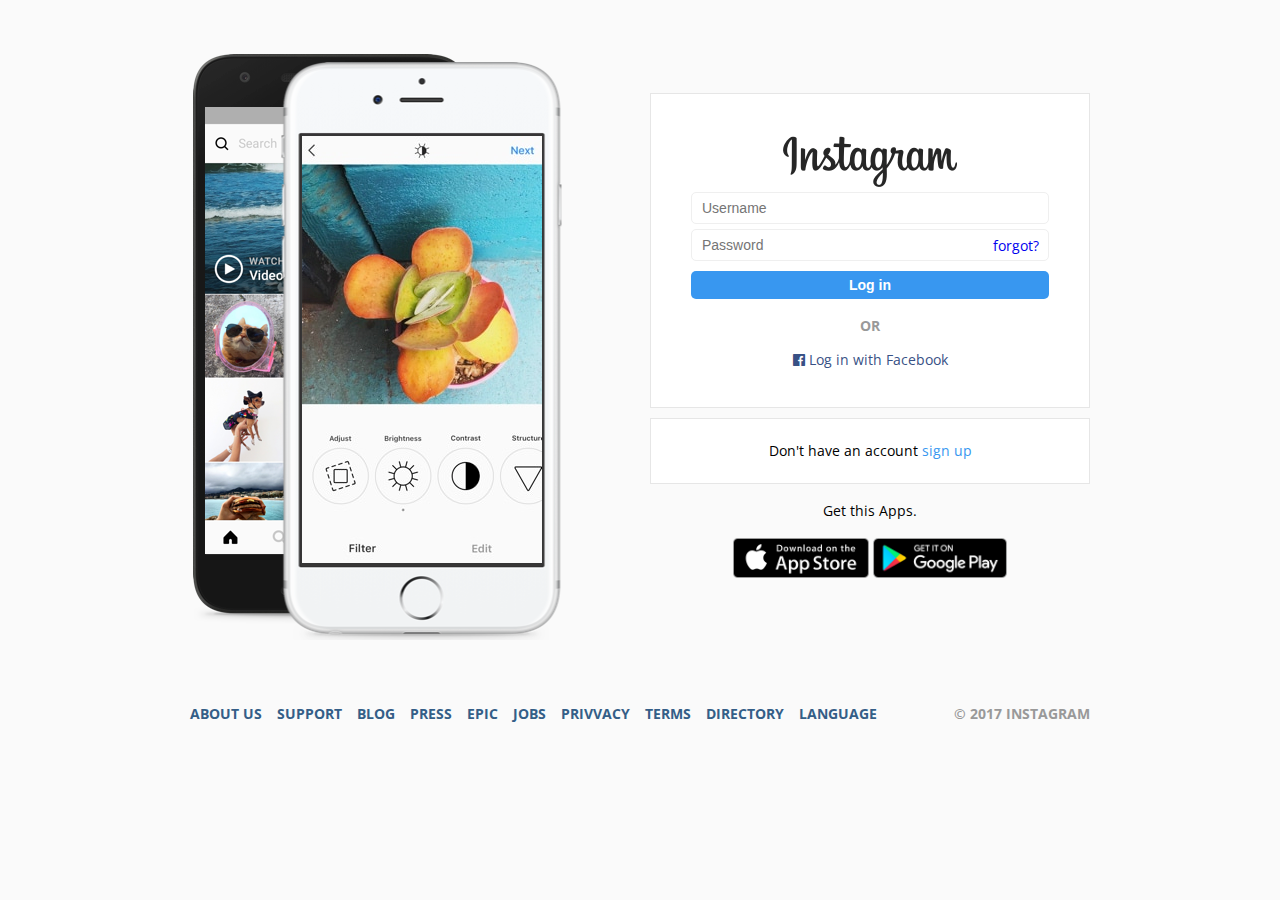
<file: index.html>
<!DOCTYPE html>
<html>
	<head>
		<title>Login | Instaclone</title>
		<meta charset="UTF-8">
		<meta discription="Instaclone login page">
		<link rel="stylesheet" href="https://maxcdn.bootstrapcdn.com/font-awesome/4.7.0/css/font-awesome.min.css">
		<link rel="stylesheet" href="css/style.css">
		<link rel="shortcut icon" href="images/favicon.ico" type="image/x-icon">
		<meta name="viewport" content="width=device-width, user-scalable=no, initial-scale=1.0, maximum-scale=1.0, minimum-scale=1.0">
	</head>
	<body>
		<main class="login">
			<div id="phone-image">
				<img 
					src="images/phoneImage.png"
					alt="Phone Image"
					title="Phone Image"
					class="login__logo"
				/>
			</div>
			<section id="login">
				<div class="login__box login__box--form">
					<img 
						src="images/logoLogin.png"
						alt="Logo Login"
						title="Logo Login"
					/>
					<form action="feed.html" method="GET">
						<input 
							type="text"
							name="username"
							placeholder="Username"
							required
							class="login__input" 
						>
						<div class="login__form-box">
							<input					
								type="password"
								name="password"
								placeholder="Password"
								required
								class="login__input">
							<a href="#">forgot?</a>
						</div>
						<input type="submit" value="Log in">
					</form>
					<span class="login__form-divider">or</span>
                    <a id="login__fb-link" href="#">
                    	<i class="fa fa-facebook-official" aria-hidden="true"></i>
						Log in with Facebook
					</a>
				</div>

				<div class="login__box--account">
					<span class="login__text">
						Don't have an account
					</span>
					<a href="#" class="login__link">sign up</a>
				</div>
				<div class="login__box login__box--transparent">
					<sapn class="login__text">
						Get this Apps.
					</sapn>
					<div class="login__appstores">
						<img src="images/ios.png" style="cursor:pointer;" alt="Ios" title="Ios">
						<img src="images/android.png" style="cursor:pointer;" alt="Android" title="Android">
					</div>
				</div>
			</section>
		</main>
			<footer>
				<ul class="footer__list">
					<li class="footer__item"><a href="#" class="footer__link">about us</a></li>
					<li class="footer__item"><a href="#" class="footer__link">Support</a></li>
					<li class="footer__item"><a href="#" class="footer__link">Blog</a></li>
					<li class="footer__item"><a href="#" class="footer__link">Press</a></li>
					<li class="footer__item"><a href="#" class="footer__link">Epic</a></li>
					<li class="footer__item"><a href="#" class="footer__link">Jobs</a></li>
					<li class="footer__item"><a href="#" class="footer__link">Privvacy</a></li>
					<li class="footer__item"><a href="#" class="footer__link">Terms</a></li>
					<li class="footer__item"><a href="#" class="footer__link">Directory</a></li>
					<li class="footer__item"><a href="#" class="footer__link">Language</a></li>
				</ul>
			<span class="footer__copyright">© 2017 Instagram</span>
			</footer>
			<script
  src="https://code.jquery.com/jquery-3.2.1.min.js"
  integrity="sha256-hwg4gsxgFZhOsEEamdOYGBf13FyQuiTwlAQgxVSNgt4="
  crossorigin="anonymous"></script>
			<script src="js/app.js"></script>
	</body>
</html>
</file>
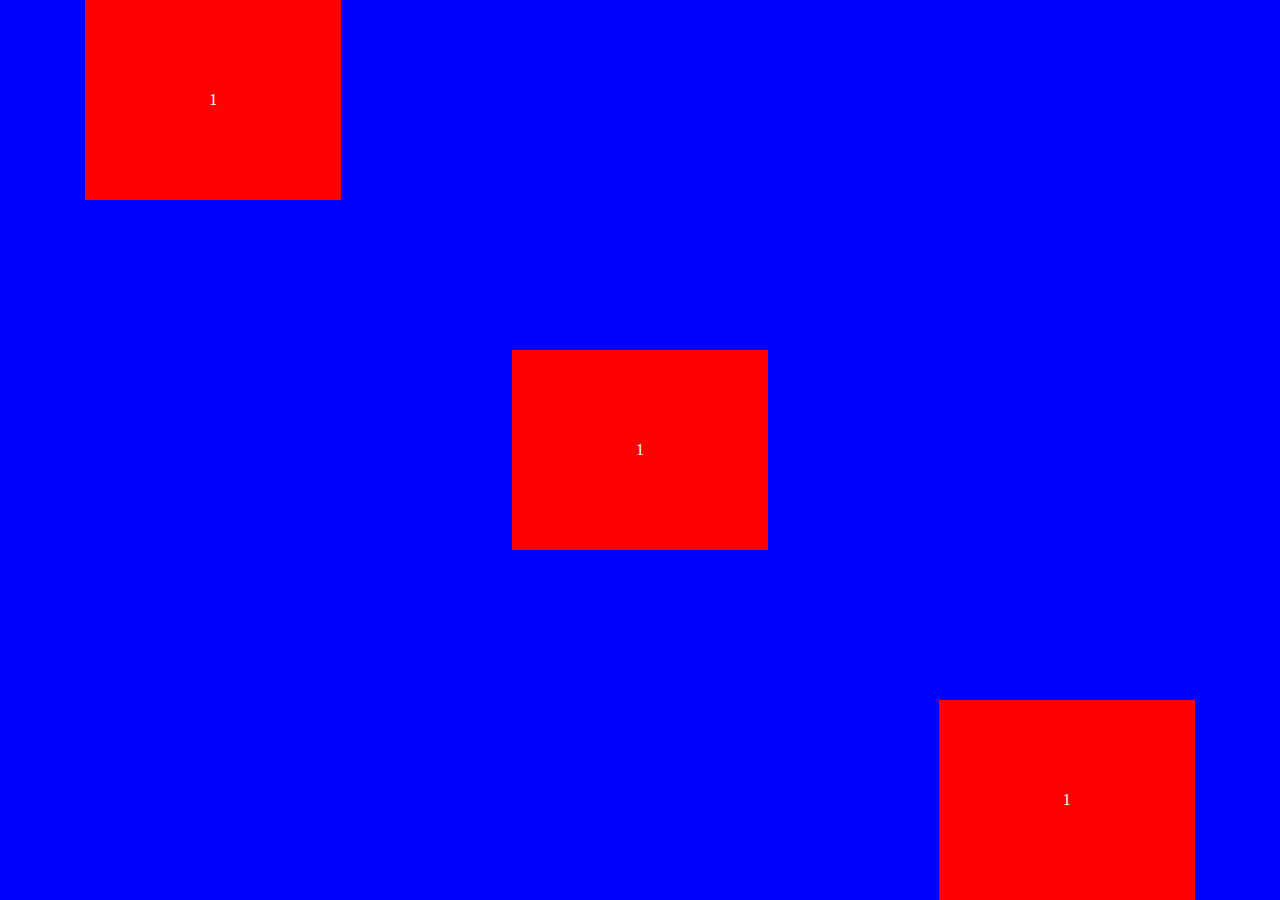
<file: css practice.html>
<!DOCTYPE html>
<html lang="en">
<head>
	<meta charset="UTF-8">
	<title>Document</title>
	<style>
		html,
		body {
			height:100%;
		}
		body {
			margin:0;
		}
		.father {
			height:100%;
			width:100%;
			background-color: blue;
			justify-content: space-around;
			display: flex;
			align-items: center;
		}
		.child {
			width:20%;
			height:200px;
			background-color: red;
			color:white;
			display: flex;
			justify-content: center;
			align-items: center;
		}
		#one {
			align-self: flex-start;
		}
		#three {
			align-self: flex-end;
		}
	</style>

</head>
<body>
	<div class="father">
		<div class="child" id="one">
			<span>1</span>
		</div>
		<div class="child" id="two">
			<span>1</span>
		</div>
		<div class="child" id="three">
			<span>1</span>
		</div>

	</div>
</body>
</html>
</file>
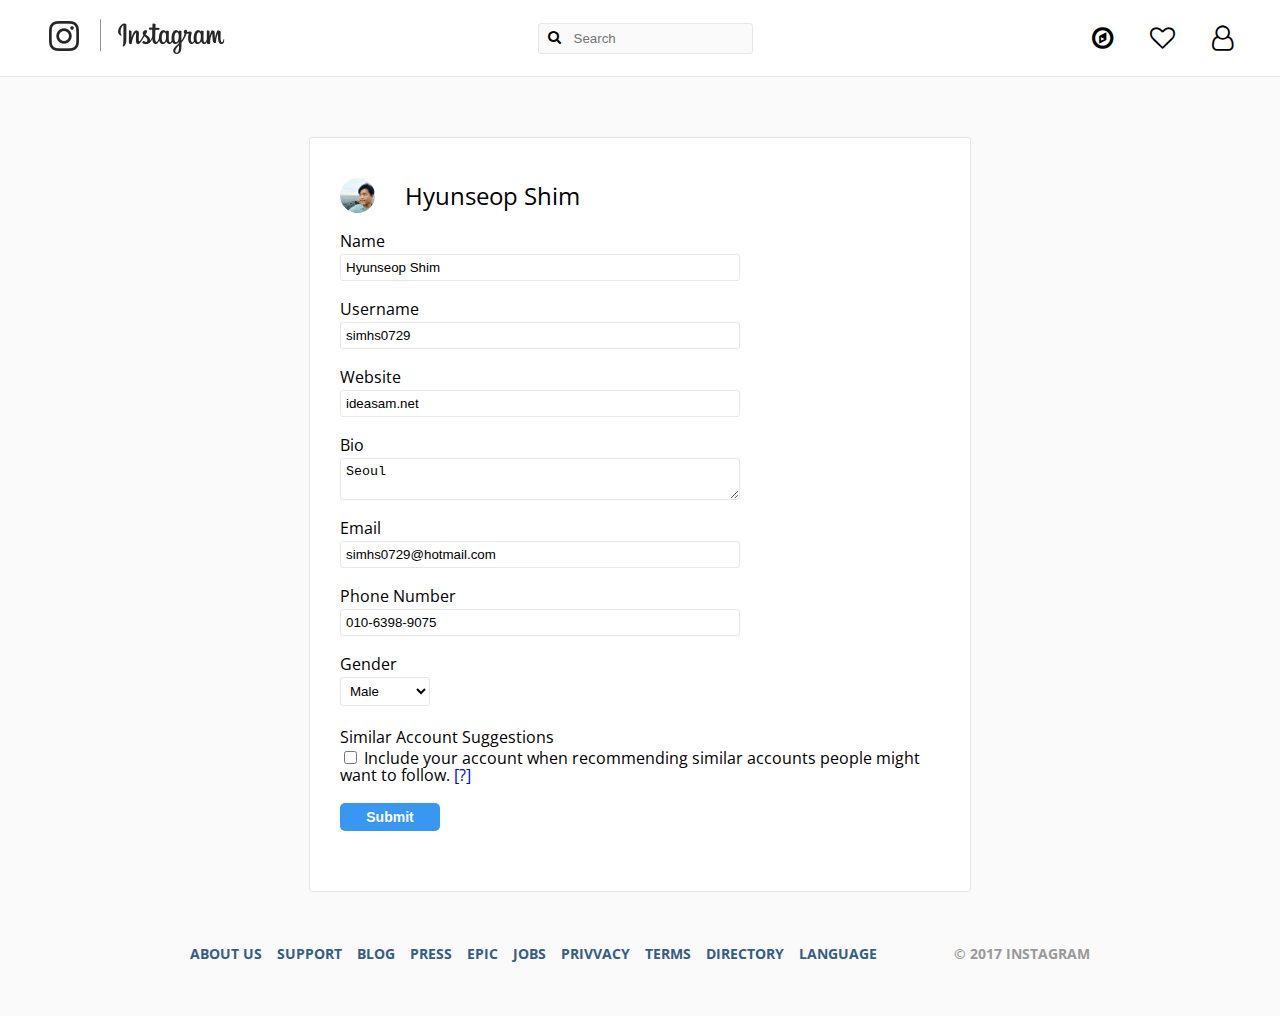
<file: edit-profile.html>
<!DOCTYPE html>
<html>
	<head>
		<title>Profile | Instaclone</title>
		<meta charset="UTF-8">
		<meta discription="Instaclone login page">
		<link rel="stylesheet" href="https://maxcdn.bootstrapcdn.com/font-awesome/4.7.0/css/font-awesome.min.css">
		<link rel="stylesheet" href="css/style.css">
		<link rel="shortcut icon" href="images/favicon.ico" type="image/x-icon">
        <meta name="viewport" content="width=device-width, user-scalable=no, initial-scale=1.0, maximum-scale=1.0, minimum-scale=1.0">
	</head>
	<body>
		<nav class="navigation">
			<div class="navigation__column">
				<a href="feed.html">
					<img src="images/logo.png" />
				</a>
			</div>
			<div class="navigation__column">
				<i class="fa fa-search"></i>
                <input type="text" placeholder="Search">
			</div>
			<div class="navigation__column">
				<a href="explore.html" class="navigation__link"> 
				<i class="fa fa-compass"></i>
				</a>
				<a href="#" class="navigation__link"> 
                <i class="fa fa-heart-o"></i>
				</a>
				<a href="profile.html" class="navigation__link"> 
                <i class="fa fa-user-o"></i>
				</a>
			</div>
		</nav>
        <main class="edit-profile">
            <div class="edit-profile__row1">
                <img src="images/avatar.jpg" alt="" class="edit-profile__avatar">
                <h2 class="edit-profile__username">Hyunseop Shim</h2>
            </div>
            <form>
                <div class="edit-profile__row">
                    <label for="name">Name</label>
                    <input class="edit-profile__row-input" type="text" id="name" value="Hyunseop Shim">
                </div>
                <div class="edit-profile__row">
                    <label for="username">Username</label>
                    <input class="edit-profile__row-input" type="text" id="username" value="simhs0729">
                </div>
                <div class="edit-profile__row">
                    <label for="website">Website</label>
                    <input class="edit-profile__row-input" type="text" id="website" value="ideasam.net">
                </div>
                <div class="edit-profile__row">
                    <label for="bio">Bio</label>
                    <textarea class="edit-profile__row-textarea" id="bio">Seoul</textarea>
                </div>
                <div class="edit-profile__row">
                    <label for="email">Email</label>
                    <input class="edit-profile__row-input" type="email" id="email" value="simhs0729@hotmail.com">
                </div>
                <div class="edit-profile__row">
                    <label for="phone">Phone Number</label>
                    <input class="edit-profile__row-input" type="email" id="phone" value="010-6398-9075">
                </div>
                <div class="edit-profile__row">
                    <label for="gender">Gender</label>
                    <select class="edit-profile__row-select" id="gender">
                        <option value="male">Male</option>
                        <option value="female">Female</option>
                        <option value="not">Whatever</option>
                    </select>
                </div>
                <div class="edit-profile__row">
                    <span class="edit-profile__row-checkbox">Similar Account Suggestions</span>
                    <input type="checkbox" id="similar">
                    <label for="similar">Include your account when recommending similar accounts people might want to follow. <a href="#">[?]</a></label>
                </div>
                <div class="edit-profile__row">
                    <label></label>
                    <input class="edit-profile__row-btn" type="submit" value="Submit">
                </div>
            </form>
		</main>
		</nav>
			<footer>
				<ul class="footer__list">
					<li class="footer__item"><a href="#" class="footer__link">about us</a></li>
					<li class="footer__item"><a href="#" class="footer__link">Support</a></li>
					<li class="footer__item"><a href="#" class="footer__link">Blog</a></li>
					<li class="footer__item"><a href="#" class="footer__link">Press</a></li>
					<li class="footer__item"><a href="#" class="footer__link">Epic</a></li>
					<li class="footer__item"><a href="#" class="footer__link">Jobs</a></li>
					<li class="footer__item"><a href="#" class="footer__link">Privvacy</a></li>
					<li class="footer__item"><a href="#" class="footer__link">Terms</a></li>
					<li class="footer__item"><a href="#" class="footer__link">Directory</a></li>
					<li class="footer__item"><a href="#" class="footer__link">Language</a></li>
				</ul>
			<span class="footer__copyright">© 2017 Instagram</span>
			</footer>
                        <script
  src="https://code.jquery.com/jquery-3.2.1.min.js"
  integrity="sha256-hwg4gsxgFZhOsEEamdOYGBf13FyQuiTwlAQgxVSNgt4="
  crossorigin="anonymous"></script>
	</body>
</html>
</file>
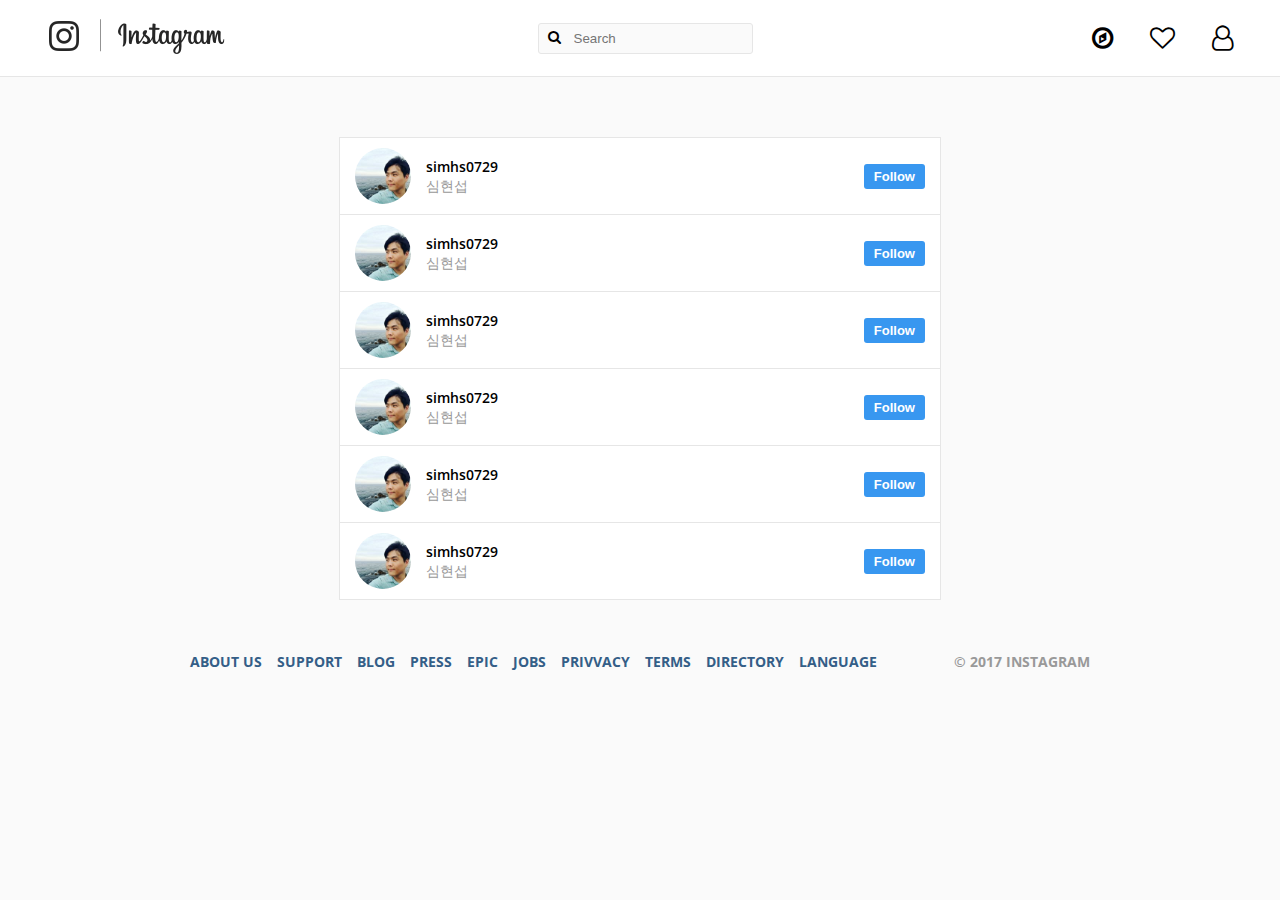
<file: explore.html>
<!DOCTYPE html>
<html>
	<head>
		<title>Explore | Instaclone</title>
		<meta charset="UTF-8">
		<meta discription="Instaclone login page">
		<link rel="stylesheet" href="https://maxcdn.bootstrapcdn.com/font-awesome/4.7.0/css/font-awesome.min.css">
		<link rel="stylesheet" href="css/style.css">
		<link rel="stylesheet" href="css/mobile-profile.css">
		<link rel="shortcut icon" href="images/favicon.ico" type="image/x-icon">
		<meta name="viewport" content="width=device-width, user-scalable=no, initial-scale=1.0, maximum-scale=1.0, minimum-scale=1.0">
	</head>
	<body>
		<nav class="navigation">
			<div class="navigation__column">
				<a href="feed.html">
					<img src="images/logo.png" />
				</a>
			</div>
			<div class="navigation__column">
				<i class="fa fa-search"></i>
                <input type="text" placeholder="Search">
			</div>
			<div class="navigation__column">
				<a href="explore.html" class="navigation__link"> 
				<i class="fa fa-compass"></i>
				</a>
				<a href="#" class="navigation__link"> 
                <i class="fa fa-heart-o"></i>
				</a>
				<a href="profile.html" class="navigation__link"> 
                <i class="fa fa-user-o"></i>
				</a>
			</div>
		</nav>
		<main class="explore">
			<ul class="people__list">
				<li class="people__user">
					<img src="images/avatar.jpg" class="people__avatar">
					<div class="people__name">
						<span class="people__username">simhs0729</span>
						<span class="people__full-name">심현섭</span>
					</div>
					<button class="people__btn">Follow</button>
				</li>
				<li class="people__user">
					<img src="images/avatar.jpg" class="people__avatar">
					<div class="people__name">
						<span class="people__username">simhs0729</span>
						<span class="people__full-name">심현섭</span>
					</div>
					<button class="people__btn">Follow</button>
				</li>
				<li class="people__user">
					<img src="images/avatar.jpg" class="people__avatar">
					<div class="people__name">
						<span class="people__username">simhs0729</span>
						<span class="people__full-name">심현섭</span>
					</div>
					<button class="people__btn">Follow</button>
				</li>
				<li class="people__user">
					<img src="images/avatar.jpg" class="people__avatar">
					<div class="people__name">
						<span class="people__username">simhs0729</span>
						<span class="people__full-name">심현섭</span>
					</div>
					<button class="people__btn">Follow</button>
				</li>
				<li class="people__user">
					<img src="images/avatar.jpg" class="people__avatar">
					<div class="people__name">
						<span class="people__username">simhs0729</span>
						<span class="people__full-name">심현섭</span>
					</div>
					<button class="people__btn">Follow</button>
				</li>
				<li class="people__user">
					<img src="images/avatar.jpg" class="people__avatar">
					<div class="people__name">
						<span class="people__username">simhs0729</span>
						<span class="people__full-name">심현섭</span>
					</div>
					<button class="people__btn">Follow</button>
				</li>
			</ul>
		</main>
			<footer>
				<ul class="footer__list">
					<li class="footer__item"><a href="#" class="footer__link">about us</a></li>
					<li class="footer__item"><a href="#" class="footer__link">Support</a></li>
					<li class="footer__item"><a href="#" class="footer__link">Blog</a></li>
					<li class="footer__item"><a href="#" class="footer__link">Press</a></li>
					<li class="footer__item"><a href="#" class="footer__link">Epic</a></li>
					<li class="footer__item"><a href="#" class="footer__link">Jobs</a></li>
					<li class="footer__item"><a href="#" class="footer__link">Privvacy</a></li>
					<li class="footer__item"><a href="#" class="footer__link">Terms</a></li>
					<li class="footer__item"><a href="#" class="footer__link">Directory</a></li>
					<li class="footer__item"><a href="#" class="footer__link">Language</a></li>
				</ul>
			<span class="footer__copyright">© 2017 Instagram</span>
			</footer>
	</body>
</html>
</file>
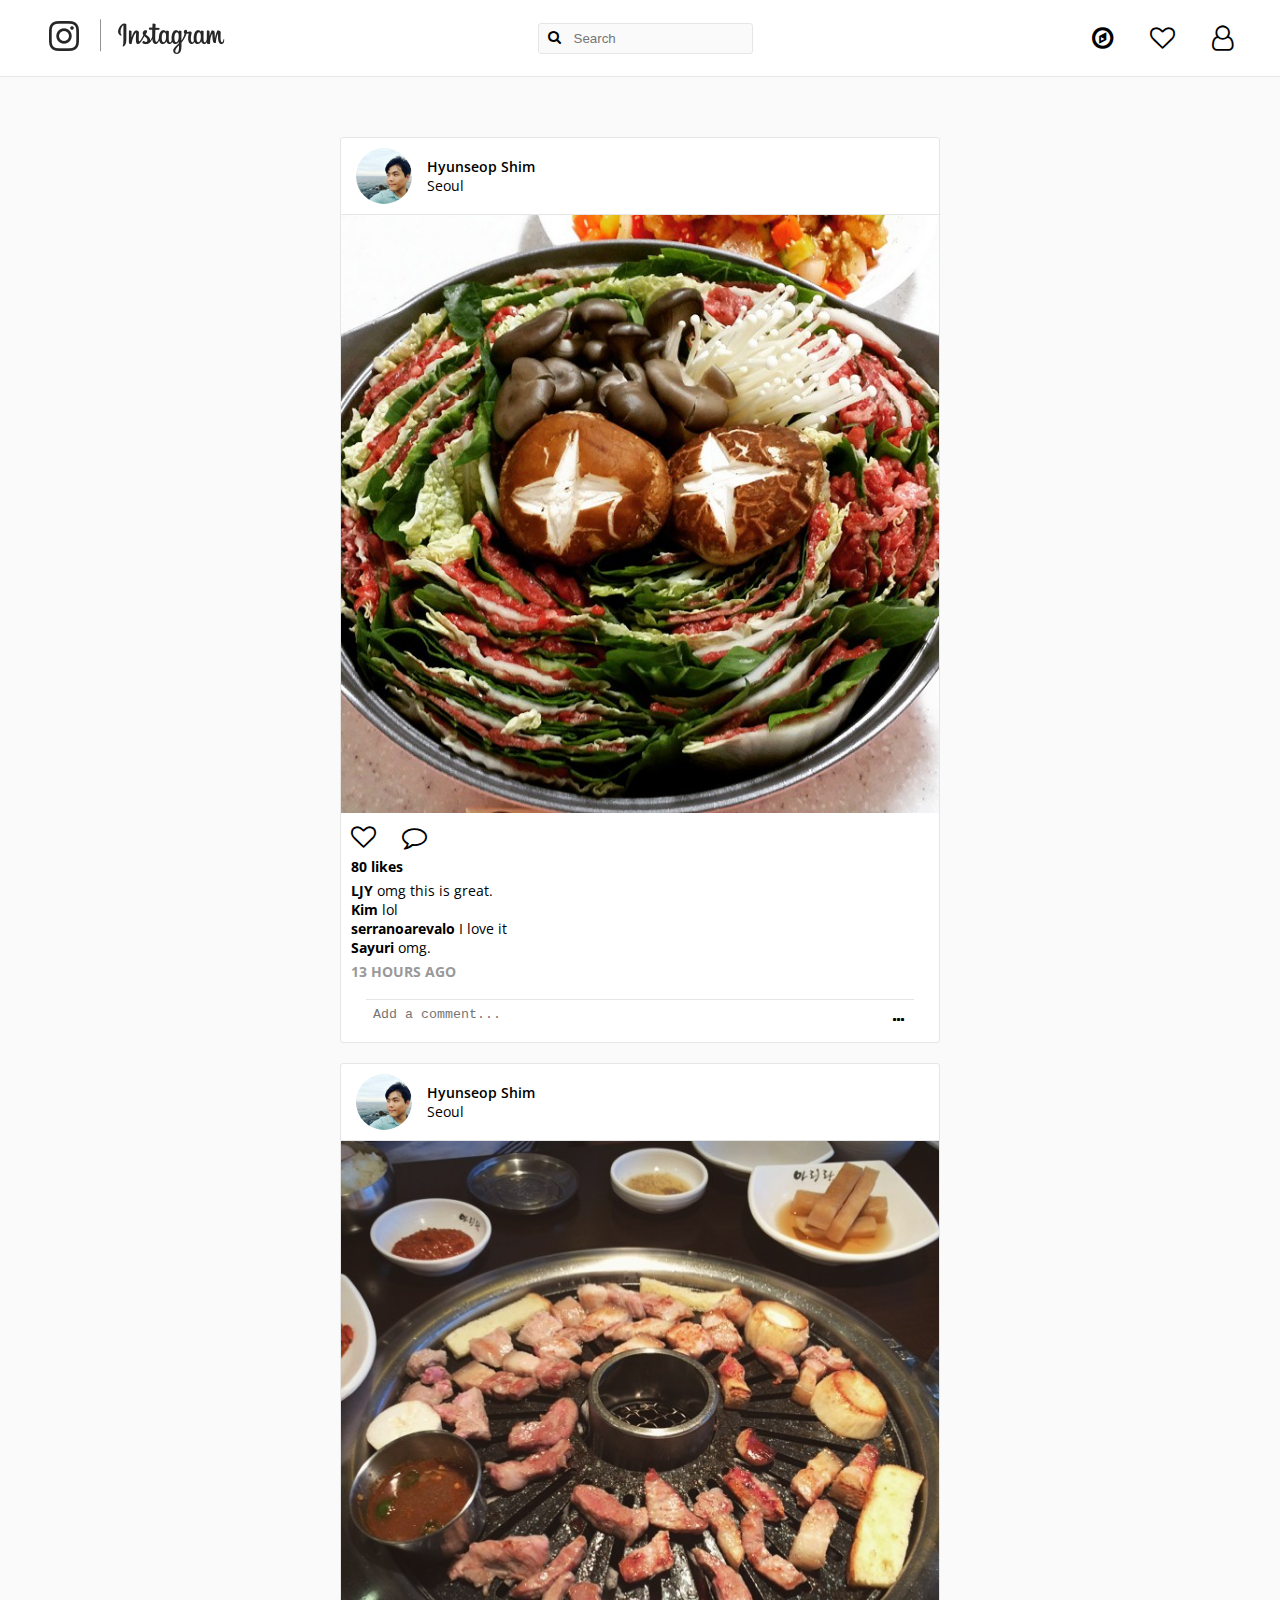
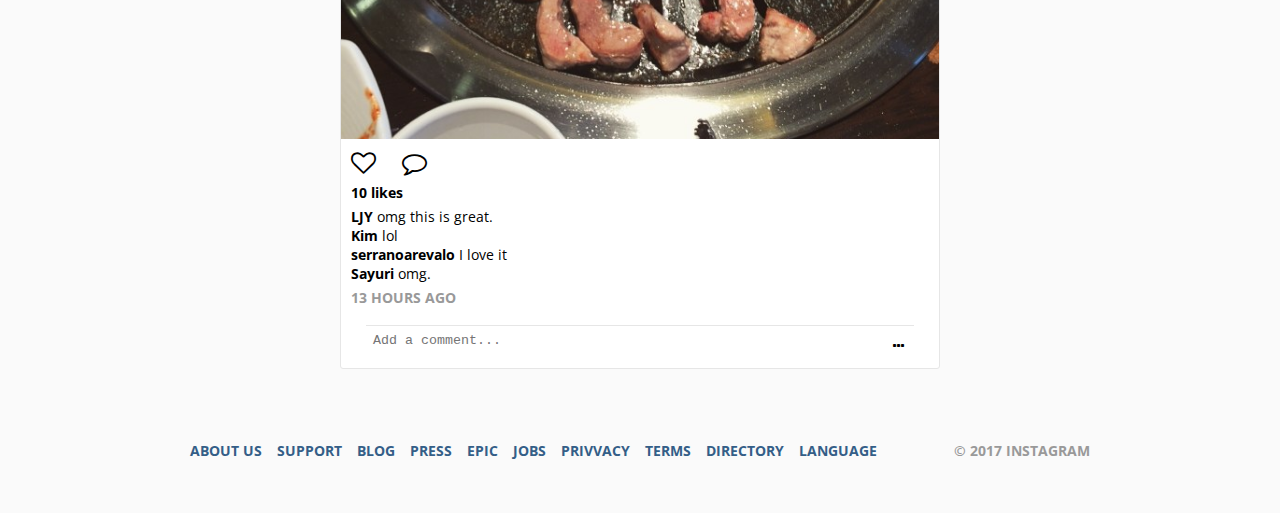
<file: feed.html>
<!DOCTYPE html>
<html>
	<head>
		<title>feed | Instaclone</title>
		<meta charset="UTF-8">
		<meta discription="Instaclone login page">
		<link rel="stylesheet" href="https://maxcdn.bootstrapcdn.com/font-awesome/4.7.0/css/font-awesome.min.css">
		<link rel="stylesheet" href="css/style.css">
		<link rel="shortcut icon" href="images/favicon.ico" type="image/x-icon">
		<meta name="viewport" content="width=device-width, user-scalable=no, initial-scale=1.0, maximum-scale=1.0, minimum-scale=1.0">
	</head>	
	<body>
		<nav class="navigation">
			<div class="navigation__column">
				<a href="feed.html">
					<img src="images/logo.png" />
				</a>
			</div>
			<div class="navigation__column">
				<i class="fa fa-search"></i>
                <input type="text" placeholder="Search">
			</div>
			<div class="navigation__column">
				<a href="explore.html" class="navigation__link"> 
				<i class="fa fa-compass"></i>
				</a>
				<a href="#" class="navigation__link"> 
                <i class="fa fa-heart-o"></i>
				</a>
				<a href="profile.html" class="navigation__link"> 
                <i class="fa fa-user-o"></i>
				</a>
			</div>
		</nav>
		<main class="feed">
			<article class="photo">
				<header class="photo__header">
					<img src="images/avatar.jpg" alt="Hyunseop Shim" class="photo__avatar">
					<div class="photo__info">
						<span class="author">Hyunseop Shim</span>
						<span class="location">Seoul</span>
					</div>
				</header>
				<img class="photo__picture" src="images/feedPhoto1.jpg" alt="photo__image">
				<div class="photo__main">
					<div class="photo__actions">
						<i class="fa heart fa-heart-o fa-2x"></i>
						<i class="fa fa-comment-o fa-2x"></i>
					</div>
					<span class="photo__likes"><span class="photo__likes-number">80</span> likes</span>
					<ul class="photo__comments">
						<li class="photo__comment">
							<span class="photo__comment__author">LJY</span> omg this is great.
						</li>
						<li class="photo__comment">
							<span class="photo__comment__author">Kim</span> lol
						</li>
						<li class="photo__comment">
							<span class="photo__comment__author">serranoarevalo</span> I love it
						</li>
						<li class="photo__comment">
							<span class="photo__comment__author">Sayuri</span> omg.
						</li>
					</ul>
					<span class="photo__date">13 hours ago</span>

					<div class="photo__add-comment-container">
						<textarea name="comment" placeholder="Add a comment..." class="photo__add-comment"></textarea>
                        <i class="fa fa-ellipsis-h"></i>
					</div>
				</div>
			</article>

			<article class="photo">
				<header class="photo__header">
					<img src="images/avatar.jpg" alt="Hyunseop Shim" class="photo__avatar">
					<div class="photo__info">
						<span class="author">Hyunseop Shim</span>
						<span class="location">Seoul</span>
					</div>
				</header>
				<img class="photo__picture" src="images/feedPhoto2.jpg" alt="photo__image">
				<div class="photo__main">
					<div class="photo__actions">
						<i class="fa heart fa-heart-o fa-2x"></i>
						<i class="fa fa-comment-o fa-2x"></i>
					</div>
					<span class="photo__likes"><span class="photo__likes-number">10</span> likes</span>

					<ul class="photo__comments">
						<li class="photo__comment">
							<span class="photo__comment__author">LJY</span> omg this is great.
						</li>
						<li class="photo__comment">
							<span class="photo__comment__author">Kim</span> lol
						</li>
						<li class="photo__comment">
							<span class="photo__comment__author">serranoarevalo</span> I love it
						</li>
						<li class="photo__comment">
							<span class="photo__comment__author">Sayuri</span> omg.
						</li>
					</ul>
					<span class="photo__date">13 hours ago</span>

					<div class="photo__add-comment-container">
						<textarea name="comment" placeholder="Add a comment..." class="photo__add-comment"></textarea>
                        <i class="fa fa-ellipsis-h"></i>
					</div>
				</div>
			</article>

		</main>
			<footer>
				<ul class="footer__list">
					<li class="footer__item"><a href="#" class="footer__link">about us</a></li>
					<li class="footer__item"><a href="#" class="footer__link">Support</a></li>
					<li class="footer__item"><a href="#" class="footer__link">Blog</a></li>
					<li class="footer__item"><a href="#" class="footer__link">Press</a></li>
					<li class="footer__item"><a href="#" class="footer__link">Epic</a></li>
					<li class="footer__item"><a href="#" class="footer__link">Jobs</a></li>
					<li class="footer__item"><a href="#" class="footer__link">Privvacy</a></li>
					<li class="footer__item"><a href="#" class="footer__link">Terms</a></li>
					<li class="footer__item"><a href="#" class="footer__link">Directory</a></li>
					<li class="footer__item"><a href="#" class="footer__link">Language</a></li>
				</ul>
			<span class="footer__copyright">© 2017 Instagram</span>
			</footer>

			<div class="popUp">
				<i class="fa fa-times fa-2x"></i>
				<div class="popUpContainer">
					<a href="#" class="popUpLink">Report inapproplate</a>
					<a href="#" class="popUpLink">Embed</a>
					<a href="http://google.com" class="popUpLink closePopUpBtn">Cancel</a>		</div>
			</div>
				<script
				src="https://code.jquery.com/jquery-3.2.1.min.js"
				integrity="sha256-hwg4gsxgFZhOsEEamdOYGBf13FyQuiTwlAQgxVSNgt4="
				crossorigin="anonymous"></script>
  			<script src="js/app.js"></script>
	</body>
</html>
</file>
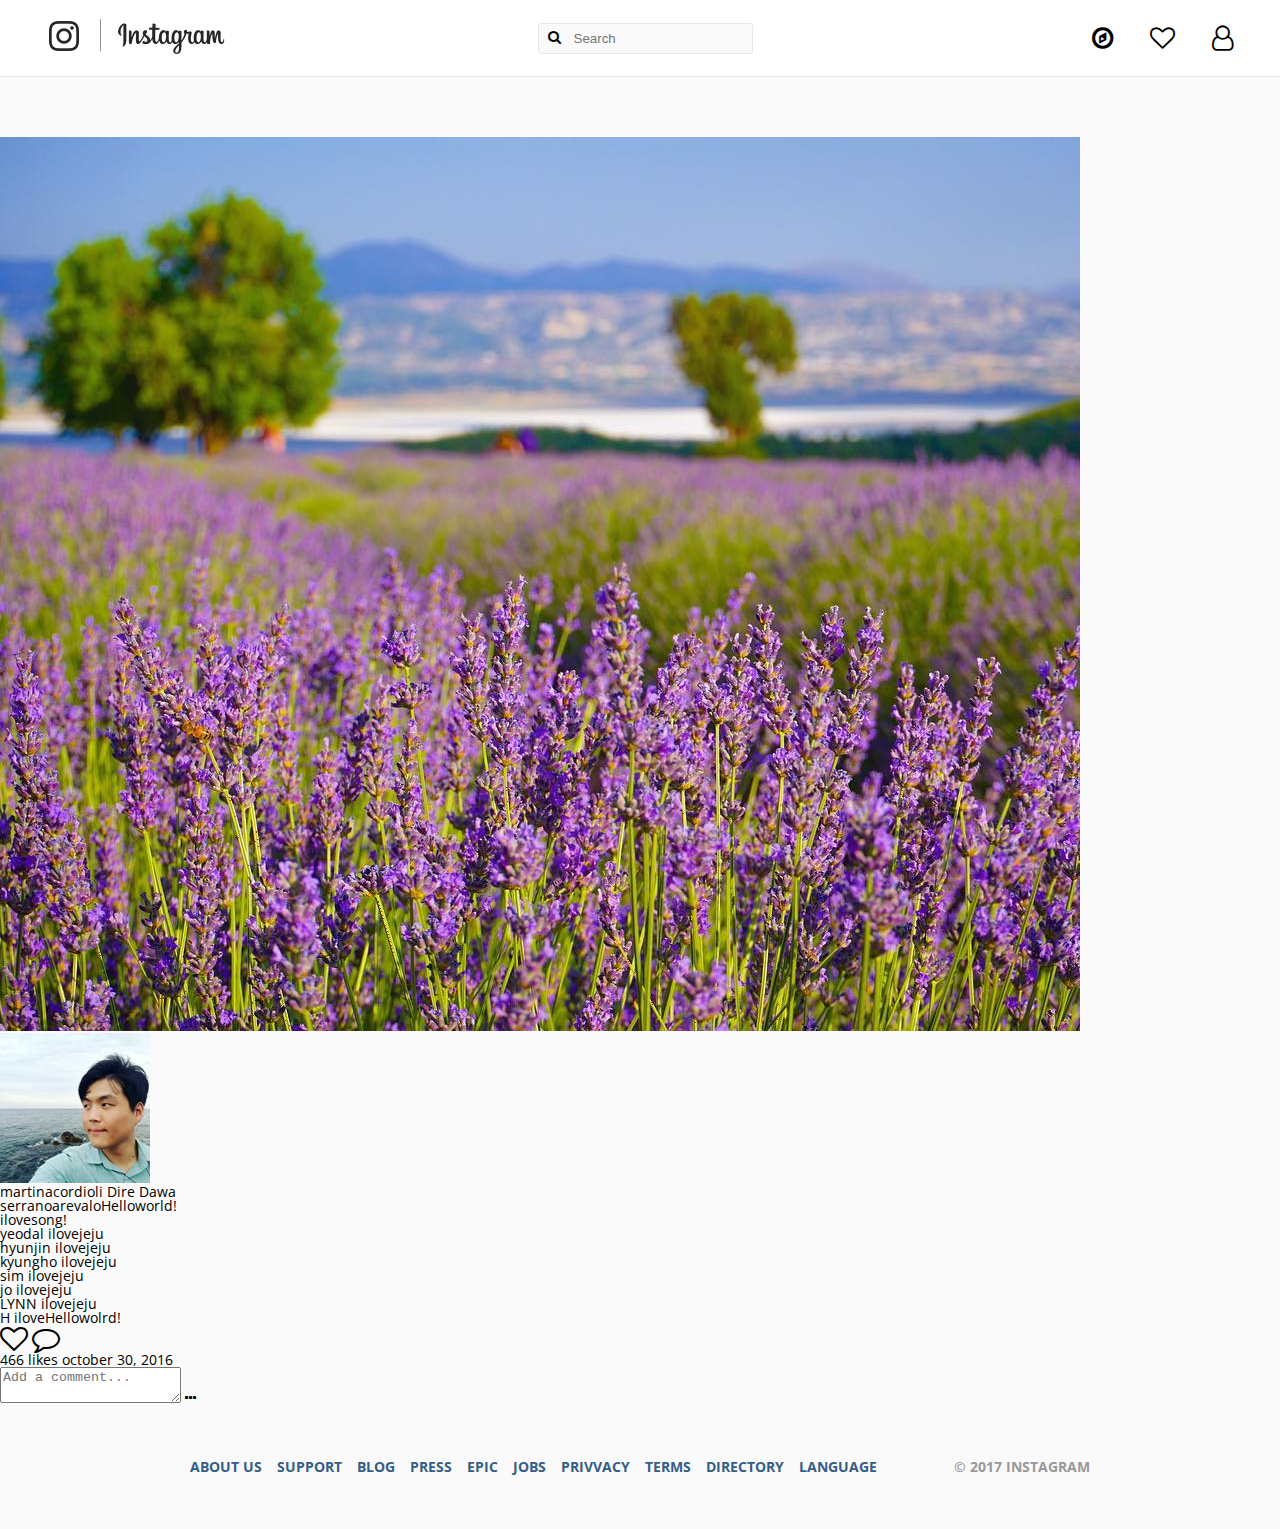
<file: image-detail.html>
<!DOCTYPE html>
<html>
	<head>
		<title>Image-Detail | Instaclone</title>
		<meta charset="UTF-8">
		<meta discription="Instaclone login page">
		<link rel="stylesheet" href="https://maxcdn.bootstrapcdn.com/font-awesome/4.7.0/css/font-awesome.min.css">
		<link rel="stylesheet" href="css/style.css">
		<link rel="shortcut icon" href="images/favicon.ico" type="image/x-icon">
        <meta name="viewport" content="width=device-width, user-scalable=no, initial-scale=1.0, maximum-scale=1.0, minimum-scale=1.0">

	</head>
	<body>
		<nav class="navigation">
			<div class="navigation__column">
				<a href="feed.html">
					<img src="images/logo.png" />
				</a>
			</div>
			<div class="navigation__column">
				<i class="fa fa-search"></i>
                <input type="text" placeholder="Search">
			</div>
			<div class="navigation__column">
				<a href="explore.html" class="navigation__link"> 
				<i class="fa fa-compass"></i>
				</a>
				<a href="#" class="navigation__link"> 
                <i class="fa fa-heart-o"></i>
				</a>
				<a href="profile.html" class="navigation__link"> 
                <i class="fa fa-user-o"></i>
				</a>
			</div>
		</nav>
        <main class="image-detail">
            <img src="images/feedPhoto.jpg" class="image-detail__photo" />
            <div class="image-detail__info">
                <header class="image-detail__header">
                    <img src="images/avatar.jpg" alt="martinacordli" class="image-detail__avatar">
                    <div class="image-detail__info">
                        <span class="image-detail__author">martinacordioli</span>
                        <span class="image-detail__location">Dire Dawa</span>
                    </div>
                </header>
                <ul class="image-detail__comments">
                    <li class="image-detail__comment">
                        <span class="image-detail__comment-author">serranoarevalo</span>Helloworld!
                    </li>
                    <li class="image-detail__comment">
                        <span class="image-detail__comment-author"></span>
                        ilovesong!
                    </li>
                 	 <li class="image-detail__comment">
                        <span class="image-detail__comment-author">yeodal</span>
                        ilovejeju
                    </li>
                    <li class="image-detail__comment">
                        <span class="image-detail__comment-author">hyunjin</span>
                        ilovejeju
                    </li>
                    <li class="image-detail__comment">
                        <span class="image-detail__comment-author">kyungho</span>
                        ilovejeju
                    </li>
                    <li class="image-detail__comment">
                        <span class="image-detail__comment-author">sim</span>
                        ilovejeju
                   </li>
                    <li class="image-detail__comment">
                        <span class="image-detail__comment-author">jo</span>
                        ilovejeju
                    </li>
                    <li class="image-detail__comment">
                        <span class="image-detail__comment-author">LYNN</span>
                        ilovejeju
                    </li>
                    <li class="image-detail__comment">
                        <span class="image-detail__comment-author">H</span>
                        iloveHellowolrd!
                    </li>
                </ul>
                <div class="image-detail__actions">
                    <i class="fa fa-heart-o fa-2x"></i>
                    <i class="fa fa-comment-o fa-2x"></i>
                </div>
                <span class="image-detail__likes">466 likes</span>
                <span class="image-detail__date">october 30, 2016</span>
                <div class="image-detail__add-comment-container">
                    <textarea class="image-detail__add-comment" name="comment" placeholder="Add a comment..."></textarea>
                    <i class="fa fa-ellipsis-h"></i>
                </div>
            </div>
        </main>
		</nav>
			<footer>
				<ul class="footer__list">
					<li class="footer__item"><a href="#" class="footer__link">about us</a></li>
					<li class="footer__item"><a href="#" class="footer__link">Support</a></li>
					<li class="footer__item"><a href="#" class="footer__link">Blog</a></li>
					<li class="footer__item"><a href="#" class="footer__link">Press</a></li>
					<li class="footer__item"><a href="#" class="footer__link">Epic</a></li>
					<li class="footer__item"><a href="#" class="footer__link">Jobs</a></li>
					<li class="footer__item"><a href="#" class="footer__link">Privvacy</a></li>
					<li class="footer__item"><a href="#" class="footer__link">Terms</a></li>
					<li class="footer__item"><a href="#" class="footer__link">Directory</a></li>
					<li class="footer__item"><a href="#" class="footer__link">Language</a></li>
				</ul>
			<span class="footer__copyright">© 2017 Instagram</span>
			</footer>
                        <script
  src="https://code.jquery.com/jquery-3.2.1.min.js"
  integrity="sha256-hwg4gsxgFZhOsEEamdOYGBf13FyQuiTwlAQgxVSNgt4="
  crossorigin="anonymous"></script>
	</body>
</html>
</file>
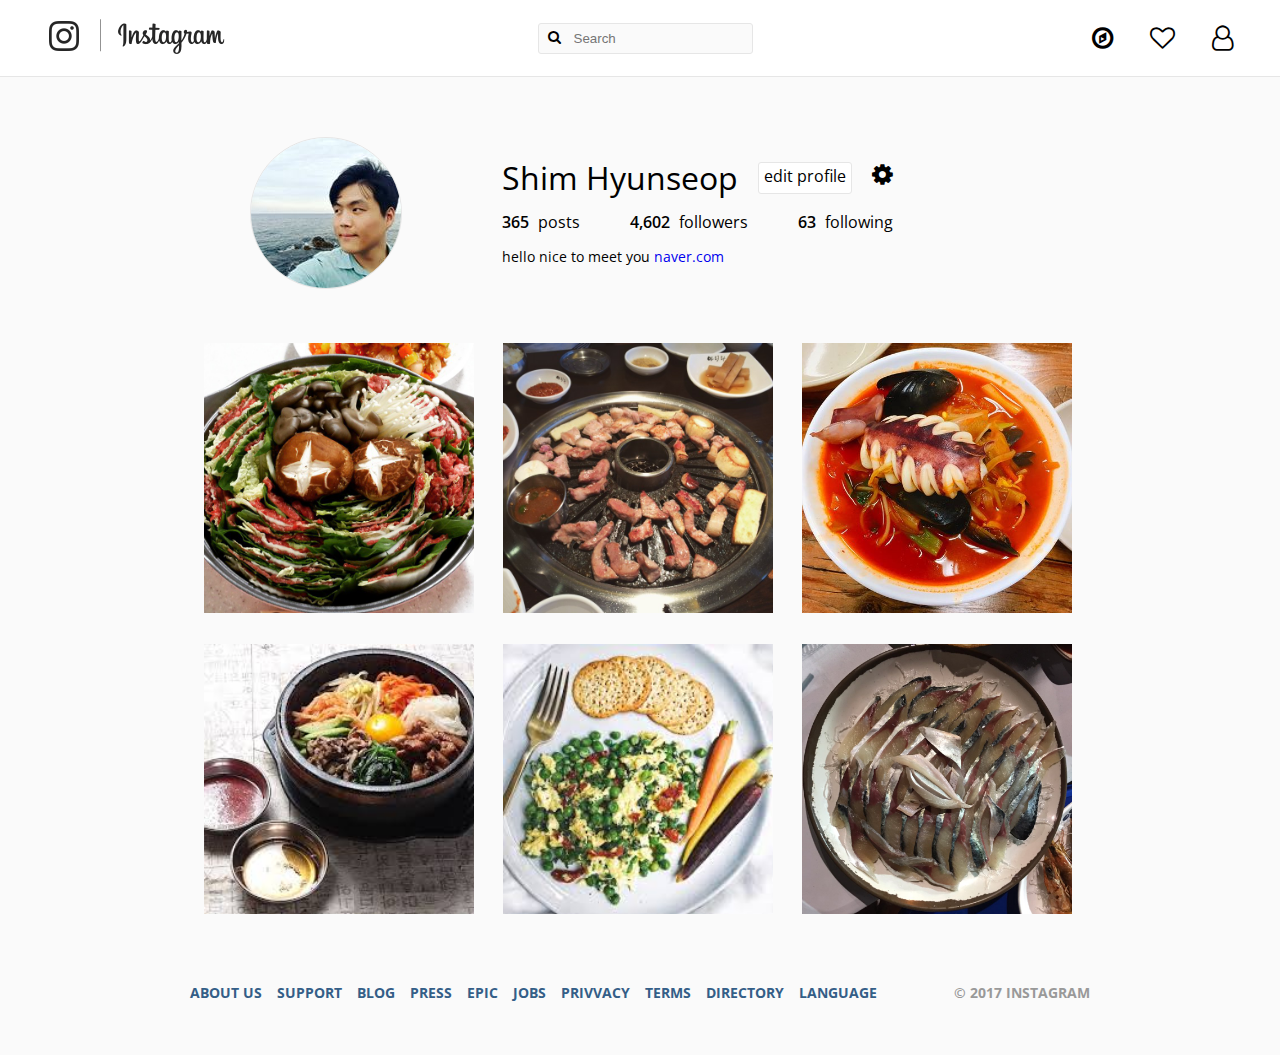
<file: profile.html>
<!DOCTYPE html>
<html>
	<head>
		<title>Profile | Instaclone</title>
		<meta charset="UTF-8">
		<meta discription="Instaclone login page">
		<link rel="stylesheet" href="https://maxcdn.bootstrapcdn.com/font-awesome/4.7.0/css/font-awesome.min.css">
		<link rel="stylesheet" href="css/style.css">
		<link rel="shortcut icon" href="images/favicon.ico" type="image/x-icon">
		<meta name="viewport" content="width=device-width, user-scalable=no, initial-scale=1.0, maximum-scale=1.0, minimum-scale=1.0">
	</head>
	<body>
		<nav class="navigation">
			<div class="navigation__column">
				<a href="feed.html">
					<img src="images/logo.png" />
				</a>
			</div>
			<div class="navigation__column">
				<i class="fa fa-search"></i>
                <input type="text" placeholder="Search">
			</div>
			<div class="navigation__column">
				<a href="explore.html" class="navigation__link"> 
				<i class="fa fa-compass"></i>
				</a>
				<a href="#" class="navigation__link"> 
                <i class="fa fa-heart-o"></i>
				</a>
				<a href="profile.html" class="navigation__link"> 
                <i class="fa fa-user-o"></i>
				</a>
			</div>
		</nav>
		<main class="profile">
			<header class="profile__header">
				<img src="images/avatar.jpg" class="profile__avatar">
				<div class="profile__info">
					<div class="profile__name">
						<h2 class="profile__name-text">Shim Hyunseop</h2>
						<a class="profile__edit-btn1" href="edit-profile.html">edit profile</a>
						<i class="fa fa-cog"></i>
					</div>
					<div>
						<a class="profile__edit-btn2" href="edit-profile.html">edit profile</a>
					</div>
					<ul class="profile__stats">
						<li class="profile__stats-row">
							<span class="profile__stats-value">365</span> posts
						</li>
						<li class="profile__stats-row">
							<span class="profile__stats-value">4,602</span> followers
						</li>
						<li class="profile__stats-row">
							<span class="profile__stats-value">63</span> following
						</li>
					</ul>
					<p class="profile__bio">
						<span class="profile__content">hello nice to meet you</span>
						<a href="https://naver.com" class="profile__link">naver.com</a>
					</p>
				</div>
			</header>
				<div class="profile__stats2">
					<div class="profile__stats2-row">
						<span class="profile__stats2-value">365</span>posts
					</div>
					<div class="profile__stats2-row">
						<span class="profile__stats2-value">4,602</span>followers
					</div>
					<div class="profile__stats2-row">
						<span class="profile__stats2-value">63</span>following
					</div>	
				</div>
			<div class="profile__images">
				<div class="profile__image-row">
					<div class="profile__row-image-container">
						<a href="image-detail.html">
							<img src="images/feedPhoto1.jpg" class="profile__row-image">
						</a>
					</div>
					<div class="profile__row-image-container">
						<a href="image-detail.html">
							<img src="images/feedPhoto2.jpg" class="profile__row-image">
						</a>
					</div>
					<div class="profile__row-image-container">
						<a href="image-detail.html">
							<img src="images/feedPhoto3.jpg" class="profile__row-image">
						</a>
					</div>
					<div class="profile__row-image-container">
						<a href="image-detail.html">
							<img src="images/feedPhoto4.jpg" class="profile__row-image">
						</a>
					</div>
					<div class="profile__row-image-container">
						<a href="image-detail.html">
							<img src="images/feedPhoto5.jpg" class="profile__row-image">
						</a>
					</div>
					<div class="profile__row-image-container">
						<a href="image-detail.html">
							<img src="images/feedPhoto6.jpg" class="profile__row-image">
						</a>
					</div>
				</div>
			</div>
		</main>
		</nav>
			<footer>
				<ul class="footer__list">
					<li class="footer__item"><a href="#" class="footer__link">about us</a></li>
					<li class="footer__item"><a href="#" class="footer__link">Support</a></li>
					<li class="footer__item"><a href="#" class="footer__link">Blog</a></li>
					<li class="footer__item"><a href="#" class="footer__link">Press</a></li>
					<li class="footer__item"><a href="#" class="footer__link">Epic</a></li>
					<li class="footer__item"><a href="#" class="footer__link">Jobs</a></li>
					<li class="footer__item"><a href="#" class="footer__link">Privvacy</a></li>
					<li class="footer__item"><a href="#" class="footer__link">Terms</a></li>
					<li class="footer__item"><a href="#" class="footer__link">Directory</a></li>
					<li class="footer__item"><a href="#" class="footer__link">Language</a></li>
				</ul>
			<span class="footer__copyright">© 2017 Instagram</span>
			</footer>
						<script
  src="https://code.jquery.com/jquery-3.2.1.min.js"
  integrity="sha256-hwg4gsxgFZhOsEEamdOYGBf13FyQuiTwlAQgxVSNgt4="
  crossorigin="anonymous"></script>
	</body>
</html>
</file>
<file: css/mobile-profile.css>
@media only screen 
	and (min-width: 651px)
	and (max-width: 900px) {
		.profile {
			max-width: 95%;
		}
}
</file>
<file: css/style.css>
/*
Margin / Border / Padding / Content
*/
@import url('https://fonts.googleapis.com/css?family=Open+Sans:400,700');
@import 'reset.css';
@import 'global.css';
@import 'footer.css';
@import 'login.css';
@import 'navigation.css';
@import 'explore.css';
@import 'feed.css';
@import 'mobile.css';
@import 'profile.css';
@import 'mobile-profile.css';
@import 'edit-profile.css';
</file>
